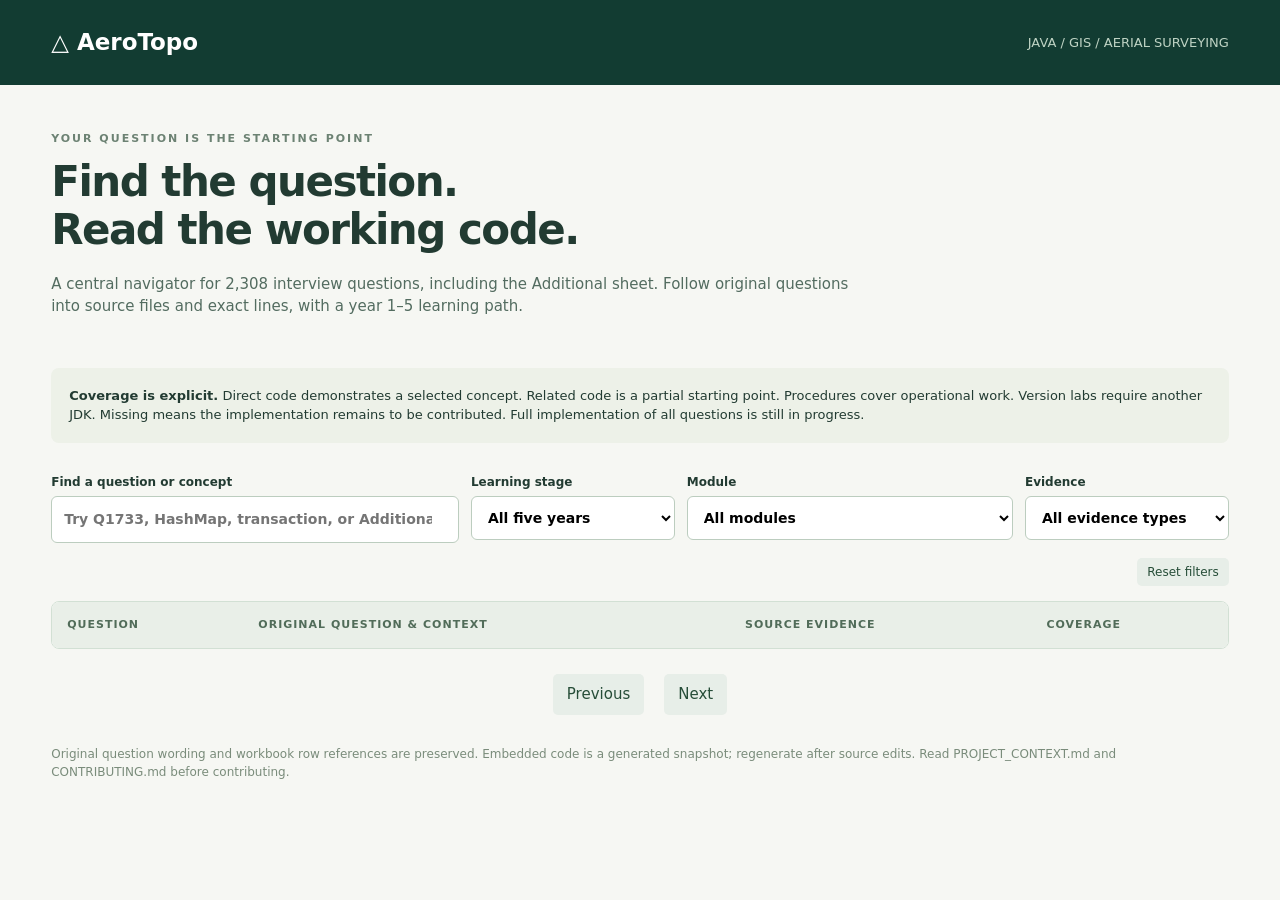
<file: tools/index-template.html>
<!doctype html>
<html lang="en"><head><meta charset="utf-8"><meta name="viewport" content="width=device-width,initial-scale=1"><title>AeroTopo · Question to code</title>
<style>
*{box-sizing:border-box}body{margin:0;background:#f6f7f3;color:#223b32;font:15px/1.5 system-ui,sans-serif}header{background:#123c32;color:#fff;padding:25px 4vw;display:flex;align-items:center;justify-content:space-between}header strong{font-size:23px}header span{font-size:13px;color:#bfd3c4}main{max-width:1500px;margin:auto;padding:35px 4vw}h1{font-size:42px;line-height:1.15;letter-spacing:-1.5px;margin:10px 0 18px}.eyebrow{font-size:11px;font-weight:700;letter-spacing:2px;color:#6c8273}.intro{max-width:800px;color:#536c60}.stats{display:flex;gap:10px;flex-wrap:wrap;margin:25px 0}.stat{background:white;border:1px solid #d7e2d9;border-radius:8px;padding:12px 20px}.stat b{display:block;font-size:22px}.stat span{font-size:12px}.filters{display:grid;grid-template-columns:2fr 1fr 1.6fr 1fr;gap:12px;margin:30px 0 15px}label{font-size:12px;font-weight:650}input,select{display:block;width:100%;font:inherit;font-size:14px;padding:12px;border:1px solid #bccdbf;border-radius:6px;background:white;margin-top:5px}button,a.button{background:#246449;color:white;border:0;border-radius:5px;padding:9px 14px;font:inherit;text-decoration:none;cursor:pointer}button.secondary{background:#e7eee8;color:#264d38}button:disabled{opacity:.45}.resultbar{display:flex;justify-content:space-between;align-items:center;margin:15px 0;color:#6b8073;font-size:13px}.tablewrap{overflow:auto;border:1px solid #d2e0d4;border-radius:8px;background:white}table{width:100%;border-collapse:collapse}th{text-align:left;background:#e9efe8;color:#516c59;font-size:11px;letter-spacing:1px;padding:15px}td{padding:20px 15px;border-top:1px solid #e0e8df;vertical-align:top}td:first-child{white-space:nowrap;width:100px}td:nth-child(2){width:43%}.qid{font-size:13px;font-weight:750;color:#285b41}.question{font-size:15px;font-weight:620}.meta{font-size:11px;color:#6b8272;margin-top:8px}.file{display:block;background:transparent;color:#17603d;text-align:left;font:12px/1.6 ui-monospace,monospace;padding:0;margin-bottom:5px;word-break:break-word}.kind{display:inline-block;font-size:11px;padding:4px 8px;border-radius:4px;background:#edf1eb;white-space:nowrap}.direct{background:#dff1df;color:#235c32}.missing{background:#fff0d8;color:#8c5e25}.note{font-size:12px;color:#667b6c;max-width:420px}nav{display:flex;justify-content:center;gap:10px;margin:25px}dialog{width:min(1200px,95vw);max-height:90vh;border:1px solid #617966;border-radius:10px;padding:0;background:#11291f;color:#e2ecdf}dialog::backdrop{background:#11291fb8}.sourcehead{display:flex;align-items:center;justify-content:space-between;gap:15px;padding:18px;position:sticky;top:0;background:#163526;z-index:2}.sourcehead strong{word-break:break-all;font:13px ui-monospace,monospace}.sourcehead a{color:#c8e6ae;font-size:12px}.sourcebody{padding:15px 0;font:12px/1.8 ui-monospace,monospace;overflow:auto;max-height:70vh}.line{display:flex;min-width:max-content}.ln{width:65px;flex:0 0 65px;padding-right:18px;text-align:right;color:#8ba58a;user-select:none}.code{white-space:pre;padding-right:20px}.line.active{background:#406143;color:#fff}.help{padding:18px;background:#edf1e8;border-radius:8px;font-size:13px}footer{font-size:12px;color:#7a8c7b;margin:30px 0}a{color:#21633d}#clear{padding:5px 10px;font-size:12px}@media(max-width:850px){.filters{grid-template-columns:1fr 1fr}h1{font-size:33px}.tablewrap{font-size:13px}td{padding:14px 10px}.sourcehead{flex-wrap:wrap}}
</style></head><body>
<header><strong>△ AeroTopo</strong><span>JAVA / GIS / AERIAL SURVEYING</span></header>
<main><p class="eyebrow">YOUR QUESTION IS THE STARTING POINT</p><h1>Find the question.<br>Read the working code.</h1>
<p class="intro">A central navigator for 2,308 interview questions, including the Additional sheet. Follow original questions into source files and exact lines, with a year 1–5 learning path.</p>
<div class="stats" id="stats"></div>
<div class="help"><b>Coverage is explicit.</b> Direct code demonstrates a selected concept. Related code is a partial starting point. Procedures cover operational work. Version labs require another JDK. Missing means the implementation remains to be contributed. Full implementation of all questions is still in progress.</div>
<div class="filters"><label>Find a question or concept<input id="query" type="search" placeholder="Try Q1733, HashMap, transaction, or Additional"></label><label>Learning stage<select id="year"><option value="">All five years</option></select></label><label>Module<select id="module"><option value="">All modules</option></select></label><label>Evidence<select id="kind"><option value="">All evidence types</option></select></label></div>
<div class="resultbar"><span id="results" aria-live="polite"></span><button class="secondary" id="clear">Reset filters</button></div>
<div class="tablewrap"><table><thead><tr><th>QUESTION</th><th>ORIGINAL QUESTION & CONTEXT</th><th>SOURCE EVIDENCE</th><th>COVERAGE</th></tr></thead><tbody id="rows"></tbody></table></div>
<nav><button id="previous" class="secondary">Previous</button><span id="page"></span><button id="next" class="secondary">Next</button></nav>
<footer>Original question wording and workbook row references are preserved. Embedded code is a generated snapshot; regenerate after source edits. Read PROJECT_CONTEXT.md and CONTRIBUTING.md before contributing.</footer></main>
<dialog id="source"><div class="sourcehead"><strong id="sourcepath"></strong><a id="github" target="_blank" rel="noopener noreferrer">Open on GitHub</a><button id="close">Close</button></div><div class="sourcebody" id="sourcebody"></div></dialog>
<script type="application/json" id="data">__PAYLOAD__</script>
<script>
const data=JSON.parse(document.getElementById('data').textContent),el=id=>document.getElementById(id);let page=0;const pageSize=35;
for(const [label,count] of [['Original questions',data.questions.length],...Object.entries(data.counts)]){
 const box=document.createElement('div');box.className='stat';const value=document.createElement('b');value.textContent=count.toLocaleString();const name=document.createElement('span');name.textContent=label;box.append(value,name);el('stats').append(box);}
for(let i=1;i<=5;i++){const option=new Option('Year '+i,i);el('year').add(option);}
[...new Set(data.questions.map(q=>q.module))].sort().forEach(m=>el('module').add(new Option(m,m)));
Object.keys(data.counts).sort().forEach(k=>el('kind').add(new Option(k,k)));
function selected(){const query=el('query').value.trim().toLowerCase();const exact=/^q?0*(\d+)$/.exec(query);return data.questions.filter(q=>
 (!el('year').value||q.year===Number(el('year').value))&&(!el('module').value||q.module===el('module').value)&&(!el('kind').value||q.kind===el('kind').value)&&
 (!query||(exact?q.id===Number(exact[1]):[q.question,q.module,q.subtopic,q.sheet,q.note,...q.evidence.map(e=>e.file)].join(' ').toLowerCase().includes(query))));}
function render(){const list=selected(),pages=Math.max(1,Math.ceil(list.length/pageSize));page=Math.min(page,pages-1);el('rows').replaceChildren();
 list.slice(page*pageSize,(page+1)*pageSize).forEach(q=>{const row=document.createElement('tr'),id=document.createElement('td'),question=document.createElement('td'),evidence=document.createElement('td'),kind=document.createElement('td');
 const code=document.createElement('a');code.className='qid';code.href='#q'+q.id;code.textContent='Q'+String(q.id).padStart(4,'0');id.append(code);
 const year=document.createElement('div');year.className='meta';year.textContent='YEAR '+q.year;id.append(year);
 const text=document.createElement('div');text.className='question';text.textContent=q.question;question.append(text);
 const meta=document.createElement('div');meta.className='meta';meta.textContent=q.module+' · '+q.sheet+'!I'+q.row+' · '+q.level;question.append(meta);
 q.evidence.forEach(e=>{const link=document.createElement('button');link.className='file';link.textContent=e.file+':'+e.line;link.onclick=()=>showSource(e);evidence.append(link);});
 const note=document.createElement('p');note.className='note';note.textContent=q.note;evidence.append(note);
 const badge=document.createElement('span');badge.className='kind '+(q.kind==='Direct code'?'direct':q.kind==='Missing'?'missing':'');badge.textContent=q.kind;kind.append(badge);
 row.append(id,question,evidence,kind);el('rows').append(row);});
 el('results').textContent=list.length.toLocaleString()+' matching questions';el('page').textContent=(page+1)+' / '+pages;el('previous').disabled=page===0;el('next').disabled=page===pages-1;
}
function showSource(e){el('sourcepath').textContent=e.file+' · line '+e.line;el('github').href='https://github.com/sabareeshrao/Java-Practice-Project/blob/main/'+e.file.split('/').map(encodeURIComponent).join('/')+'#L'+e.line;
 el('sourcebody').replaceChildren();data.sources[e.file].split('\n').forEach((text,i)=>{const row=document.createElement('div');row.className='line'+(i+1===e.line?' active':'');
 const number=document.createElement('span');number.className='ln';number.textContent=i+1;const code=document.createElement('span');code.className='code';code.textContent=text||' ';row.append(number,code);el('sourcebody').append(row);});
 el('source').showModal();requestAnimationFrame(()=>{const active=el('sourcebody').querySelector('.active');el('sourcebody').scrollTop=Math.max(0,active.offsetTop-el('sourcebody').offsetTop-80);});}
for(const id of ['query','year','module','kind'])el(id).addEventListener(id==='query'?'input':'change',()=>{page=0;render();});
el('clear').onclick=()=>{for(const id of ['query','year','module','kind'])el(id).value='';page=0;history.replaceState(null,'',location.pathname);render();};
el('previous').onclick=()=>{page--;render();};el('next').onclick=()=>{page++;render();};el('close').onclick=()=>el('source').close();
function hash(){const match=/^#q(\d+)$/.exec(location.hash);if(match){el('query').value='Q'+match[1];el('year').value='';el('module').value='';el('kind').value='';page=0;}render();}
addEventListener('hashchange',hash);hash();
</script></body></html>
</file>
